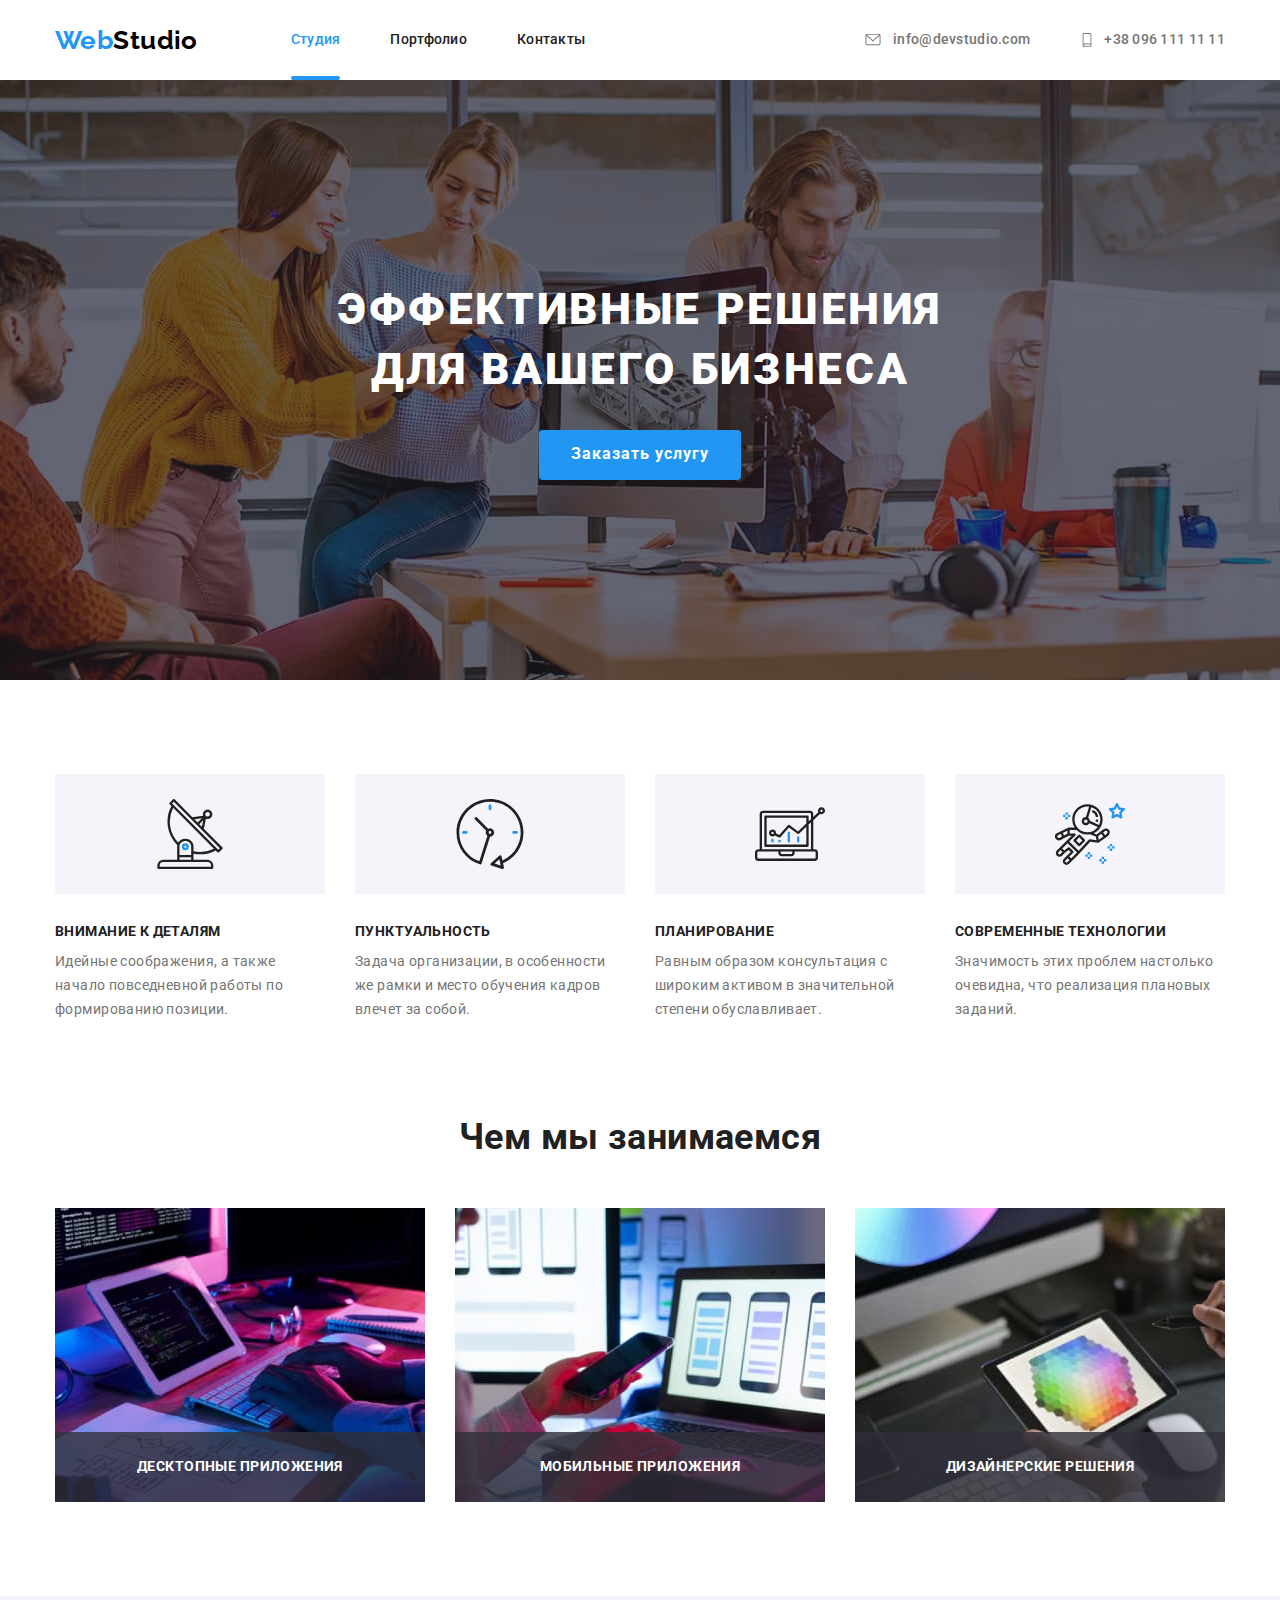
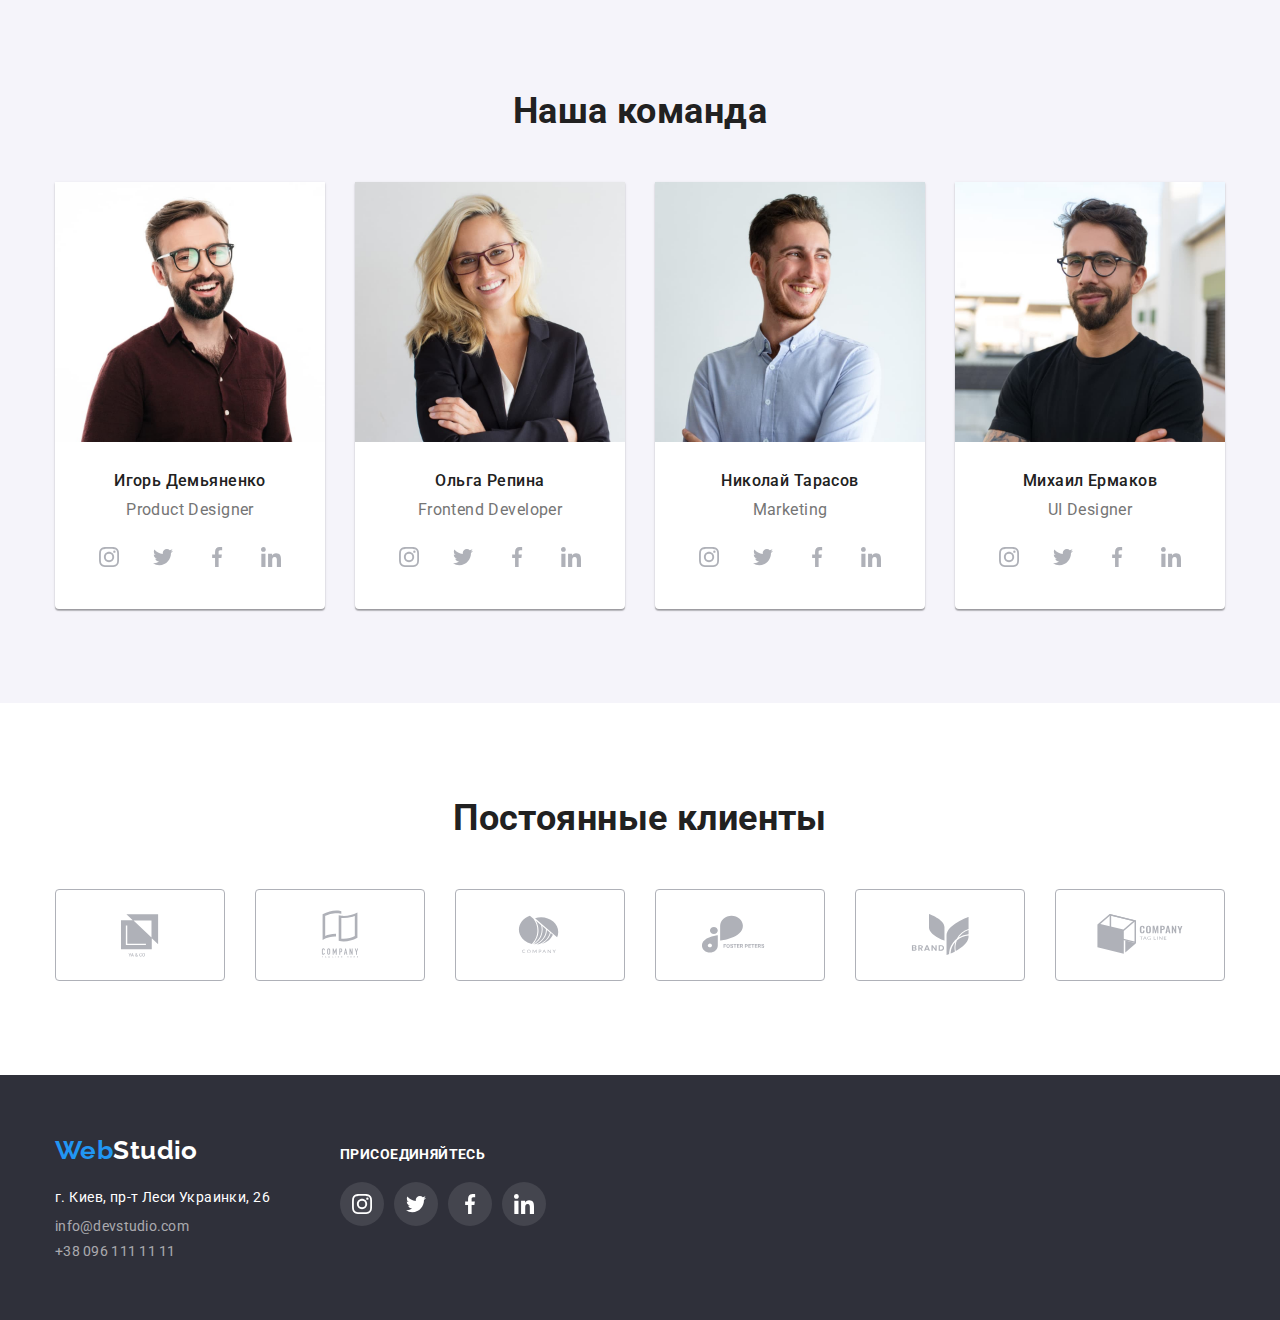
<file: index.html>
<!DOCTYPE html>
<html lang="ru">
  <head>
    <meta charset="UTF-8" />
    <meta http-equiv="X-UA-Compatible" content="IE=edge" />
    <meta name="viewport" content="width=device-width, initial-scale=1.0" />
    <link rel="preconnect" href="https://fonts.googleapis.com" />
    <link rel="preconnect" href="https://fonts.gstatic.com" crossorigin />
    <link href="https://fonts.googleapis.com/css2?family=Raleway:wght@700&family=Roboto:wght@400;500;700;900&display=swap" rel="stylesheet" />
    <link rel="stylesheet" href="https://cdnjs.cloudflare.com/ajax/libs/modern-normalize/1.1.0/modern-normalize.min.css" />
    <link rel="stylesheet" href="./css/styles.css" />
    <title>Web Studio</title>
  </head>

  <body>
    <!--Header-->
    <header>
      <div class="header container">
        <nav class="header">
          <a href="./index.html" class="logo link"><span class="web">Web</span><span class="studio">Studio</span></a>
          <ul class="site-nav list">
            <li class="site-nav-li">
              <a href="./index.html" class="li link-active">Студия</a>
            </li>
            <li class="site-nav-li">
              <a href="./portfolio.html" class="li link">Портфолио</a>
            </li>
            <li class="site-nav-li">
              <a href="" class="li link">Контакты</a>
            </li>
          </ul>
        </nav>
        <ul class="auth-nav list">
          <li class="auth-nav-li">
            <a href="mailto:info@devstudio.com" class="link"><svg class="auth-nav-icon-mail" width="20" height="15">
                <use href="./images/icons.svg#icon-envelope"></use></svg>info@devstudio.com</a>
          </li>
          <li class="auth-nav-li">
            <a href="tel:+380961111111" class="link"><svg class="auth-nav-icon-phone" width="14" height="22">
              <use href="./images/icons.svg#icon-smartphone"></use></svg>+38 096 111 11 11</a>
          </li>
        </ul>
      </div>
    </header>

    <main>
      <!--Main section-->
      <section class="main-index section">
        <div class="container">
          <h1 class="main-index-title">
            Эффективные решения<br />для вашего бизнеса
          </h1>
          <button class="button-index" type="button" data-modal-open>Заказать услугу</button>
        </div>

        <!--Modal window-->
        <div class="backdrop is-hidden" data-modal>
          <div class="modal">
            <button class="button-modal"  type="button" data-modal-close>
              <svg class="button-modal-icon">
                <use href="./images/icons.svg#icon-close-black"></use>
              </svg>
            </button>

          </div>
        </div>
      </section>

      <!--Features-->
      <section class="features section">
        <div class="container">
          <h2 class="visually-hidden">Преимущества</h2>
          <ul class="features-list list">
            <li class="features-li">
              <div class="features-list-icon">
                <svg>
                  <use href="./images/icons.svg#icon-antenna"></use>
                </svg>
              </div>
              <h3 class="features-title">Внимание к деталям</h3>
              <p class="features-description">Идейные соображения, а также начало повседневной работы по формированию позиции.
              </p>
            </li>
            <li class="features-li">
              <div class="features-list-icon">
                <svg>
                  <use href="./images/icons.svg#icon-clock"></use>
                </svg>
              </div>
              <h3 class="features-title">Пунктуальность</h3>
              <p class="features-description">Задача организации, в особенности же рамки и место обучения кадров влечет за собой.
              </p>
            </li>
            <li class="features-li"> 
              <div class="features-list-icon">
                <svg>
                  <use href="./images/icons.svg#icon-diagram"></use>
                </svg>
              </div>
              <h3 class="features-title">Планирование</h3>
              <p class="features-description">Равным образом консультация с широким активом в значительной степени обуславливает.
              </p>
            </li>
            <li class="features-li">
              <div class="features-list-icon">
                <svg>
                  <use href="./images/icons.svg#icon-astronaut"></use>
                </svg>
              </div>
              <h3 class="features-title">Современные технологии</h3>
              <p class="features-description">Значимость этих проблем настолько очевидна, что реализация плановых заданий.
              </p>
            </li>
          </ul>
        </div>
      </section>

      <!--Work-->
      <section class="work section-work">
        <div class="container">
          <h2 class="work-title">Чем мы занимаемся</h2>
          <ul class="work-list list">
            <li class="work-list-li">
              <img src="./images/programming.jpg" alt="Програмирование" width="370" height="294" />
              <div class="work-list-description">
                <p>Десктопные приложения</p> 
              </div>
            </li>
            <li class="work-list-li">
              <img src="./images/devices.jpg" alt="Выбор девайса для будущего проэкта" width="370" height="294" />
              <div class="work-list-description">
                <p>Мобильные приложения</p> 
              </div>
            </li>
            <li class="work-list-li">
              <img src="./images/design.jpg" alt="Современный дизайн будущего проэкта" width="370" height="294" />
              <div class="work-list-description">
                <p>Дизайнерские решения</p> 
              </div>
            </li>
          </ul>
        </div>
      </section>

      <!--Team-->
      <section class="team section">
        <div class="container">
          <h2 class="team-title">Наша команда</h2>
          <ul class="team-list list">
            <li class="team-list-li">
              <img src="./images/ihor-demianenko.jpg" alt="Игорь Демьяненко" width="270" />
              <div class="team-name-position">
                <h3 class="team-list-name">Игорь Демьяненко</h3>
                <p class="team-list-position">Product Designer</p>

                <ul class="team-social-list list">
                  <li class="team-social-li"><a class="team-social-li-a link" href="https://www.instagram.com" target="_blank" rel="noopener noreferrer">
                    <svg class="team-list-icon">
                      <use href="./images/icons.svg#icon-instagram"></use>
                    </svg>
                  </a></li>
                  <li class="team-social-li"><a class="team-social-li-a link" href="https://twitter.com" target="_blank" rel="noopener noreferrer">                    
                    <svg class="team-list-icon">
                    <use href="./images/icons.svg#icon-twitter"></use>
                  </svg></a></li>
                  <li class="team-social-li"><a class="team-social-li-a link" href="https://www.facebook.com" target="_blank" rel="noopener noreferrer">
                    <svg class="team-list-icon">
                      <use href="./images/icons.svg#icon-facebook"></use>
                    </svg>
                  </a></li>
                  <li class="team-social-li"><a class="team-social-li-a link" href="https://www.linkedin.com" target="_blank" rel="noopener noreferrer">
                    <svg class="team-list-icon">
                      <use href="./images/icons.svg#icon-linkedin"></use>
                    </svg>
                  </a></li>
                </ul>
              </div>
            </li>
            <li class="team-list-li">
              <img src="./images/olga-repina.jpg" alt="Ольга Репина" width="270" />
              <div class="team-name-position">
                <h3 class="team-list-name">Ольга Репина</h3>
                <p class="team-list-position">Frontend Developer</p>

                <ul class="team-social-list list">
                  <li class="team-social-li"><a class="team-social-li-a link" href="https://www.instagram.com" target="_blank" rel="noopener noreferrer">
                    <svg class="team-list-icon">
                      <use href="./images/icons.svg#icon-instagram"></use>
                    </svg>
                  </a></li>
                  <li class="team-social-li"><a class="team-social-li-a link" href="https://twitter.com" target="_blank" rel="noopener noreferrer">                    
                    <svg class="team-list-icon">
                    <use href="./images/icons.svg#icon-twitter"></use>
                  </svg></a></li>
                  <li class="team-social-li"><a class="team-social-li-a link" href="https://www.facebook.com" target="_blank" rel="noopener noreferrer">
                    <svg class="team-list-icon">
                      <use href="./images/icons.svg#icon-facebook"></use>
                    </svg>
                  </a></li>
                  <li class="team-social-li"><a class="team-social-li-a link" href="https://www.linkedin.com" target="_blank" rel="noopener noreferrer">
                    <svg class="team-list-icon">
                      <use href="./images/icons.svg#icon-linkedin"></use>
                    </svg>
                  </a></li>
                </ul>
              </div>

            </li>
            <li class="team-list-li">
              <img src="./images/nikolay-tarasov.jpg" alt="Николай Тарасов" width="270" />
              <div class="team-name-position">
                <h3 class="team-list-name">Николай Тарасов</h3>
                <p class="team-list-position">Marketing</p>

                <ul class="team-social-list list">
                  <li class="team-social-li"><a class="team-social-li-a link" href="https://www.instagram.com" target="_blank" rel="noopener noreferrer">
                    <svg class="team-list-icon">
                      <use href="./images/icons.svg#icon-instagram"></use>
                    </svg>
                  </a></li>
                  <li class="team-social-li"><a class="team-social-li-a link" href="https://twitter.com" target="_blank" rel="noopener noreferrer">                    
                    <svg class="team-list-icon">
                    <use href="./images/icons.svg#icon-twitter"></use>
                  </svg></a></li>
                  <li class="team-social-li"><a class="team-social-li-a link" href="https://www.facebook.com" target="_blank" rel="noopener noreferrer">
                    <svg class="team-list-icon">
                      <use href="./images/icons.svg#icon-facebook"></use>
                    </svg>
                  </a></li>
                  <li class="team-social-li"><a class="team-social-li-a link" href="https://www.linkedin.com" target="_blank" rel="noopener noreferrer">
                    <svg class="team-list-icon">
                      <use href="./images/icons.svg#icon-linkedin"></use>
                    </svg>
                  </a></li>
                </ul>
              </div>

            </li>
            <li class="team-list-li">
              <img src="./images/myhail-ermakov.jpg" alt="Михаил Ермаков" width="270" />
              <div class="team-name-position">
                <h3 class="team-list-name">Михаил Ермаков</h3>
                <p class="team-list-position">UI Designer</p>

                <ul class="team-social-list list">
                  <li class="team-social-li"><a class="team-social-li-a link" href="https://www.instagram.com" target="_blank" rel="noopener noreferrer">
                    <svg class="team-list-icon">
                      <use href="./images/icons.svg#icon-instagram"></use>
                    </svg>
                  </a></li>
                  <li class="team-social-li"><a class="team-social-li-a link" href="https://twitter.com" target="_blank" rel="noopener noreferrer">                    
                    <svg class="team-list-icon">
                    <use href="./images/icons.svg#icon-twitter"></use>
                  </svg></a></li>
                  <li class="team-social-li"><a class="team-social-li-a link" href="https://www.facebook.com" target="_blank" rel="noopener noreferrer">
                    <svg class="team-list-icon">
                      <use href="./images/icons.svg#icon-facebook"></use>
                    </svg>
                  </a></li>
                  <li class="team-social-li"><a class="team-social-li-a link" href="https://www.linkedin.com" target="_blank" rel="noopener noreferrer">
                    <svg class="team-list-icon">
                      <use href="./images/icons.svg#icon-linkedin"></use>
                    </svg>
                  </a></li>
                </ul>
              </div>
      
            </li>
          </ul>
        </div>
      </section>

       <!--Our clients-->
       <section class="client section">
        <div class="container">
          <h2 class="client-title">Постоянные клиенты</h2>
          <ul class="clients">
            <li class="client-li list">
                <a class="clients-li" href=""><svg class="icon-li">
                  <use href="./images/icons.svg#icon-client1"></use></svg></a>
            </li>
            <li class="client-li list">
                <a class="clients-li" href=""><svg class="icon-li">
                  <use href="./images/icons.svg#icon-client2"></use></svg></a>
            </li>
            <li class="client-li list">
                <a class="clients-li" href=""><svg class="icon-li">
                  <use href="./images/icons.svg#icon-client3"></use></svg></a>
            </li>
            <li class="client-li list">
                <a class="clients-li" href=""><svg class="icon-li">
                  <use href="./images/icons.svg#icon-client4"></use></svg></a>
            </li>
            <li class="client-li list">
                <a class="clients-li" href=""><svg class="icon-li">
                  <use href="./images/icons.svg#icon-client5"></use></svg></a>
            </li>
            <li class="client-li list">
                <a class="clients-li" href=""><svg class="icon-li">
                  <use href="./images/icons.svg#icon-client6"></use></svg></a>
            </li>
          </ul>
        </div>
      </section>
    </main>
    <!--Footer-->
    <footer class="footer">
      <div class="container">
        <div class="footer-box">
        <a href="./index.html" class="logo link"><span class="web">Web</span><span class="studio-footer">Studio</span></a>
        <address>
          <ul class="address list">
            <li>
              <a class="address-link link" href="https://goo.gl/maps/8xAyCc6BftRqbFo67" target="_blank" rel="noopener noreferrer">г. Киев, пр-т Леси Украинки, 26</a>
            </li>
            <li class="footer-nav">
              <a href="mailto:info@devstudio.com" class="link">info@devstudio.com</a>
            </li>
            <li class="footer-nav">
              <a href="tel:+380961111111" class="link">+38 096 111 11 11</a>
            </li>
          </ul>
        </address>
      </div>

        <div class="Footer-social-main">
          <p class="footer-style">присоединяйтесь</p>
          <ul class="footer-social-list list">
            <li class="footer-social-li"><a class="link" href="https://www.instagram.com" target="_blank" rel="noopener noreferrer">
              <svg class="footer-list-icon">
                <use href="./images/icons.svg#icon-instagram"></use>
              </svg>
            </a></li>
            <li class="footer-social-li"><a class="link" href="https://twitter.com" target="_blank" rel="noopener noreferrer">                    
              <svg class="footer-list-icon">
              <use href="./images/icons.svg#icon-twitter"></use>
            </svg></a></li>
            <li class="footer-social-li"><a class="link" href="https://www.facebook.com" target="_blank" rel="noopener noreferrer">
              <svg class="footer-list-icon">
                <use href="./images/icons.svg#icon-facebook"></use>
              </svg>
            </a></li>
            <li class="footer-social-li"><a class="link" href="https://www.linkedin.com" target="_blank" rel="noopener noreferrer">
              <svg class="footer-list-icon">
                <use href="./images/icons.svg#icon-linkedin"></use>
              </svg>
            </a></li>
          </ul>
        </div>
      </div>
    </footer>
    <script src="./js/modal.js"></script>
  </body>
</html>
</file>
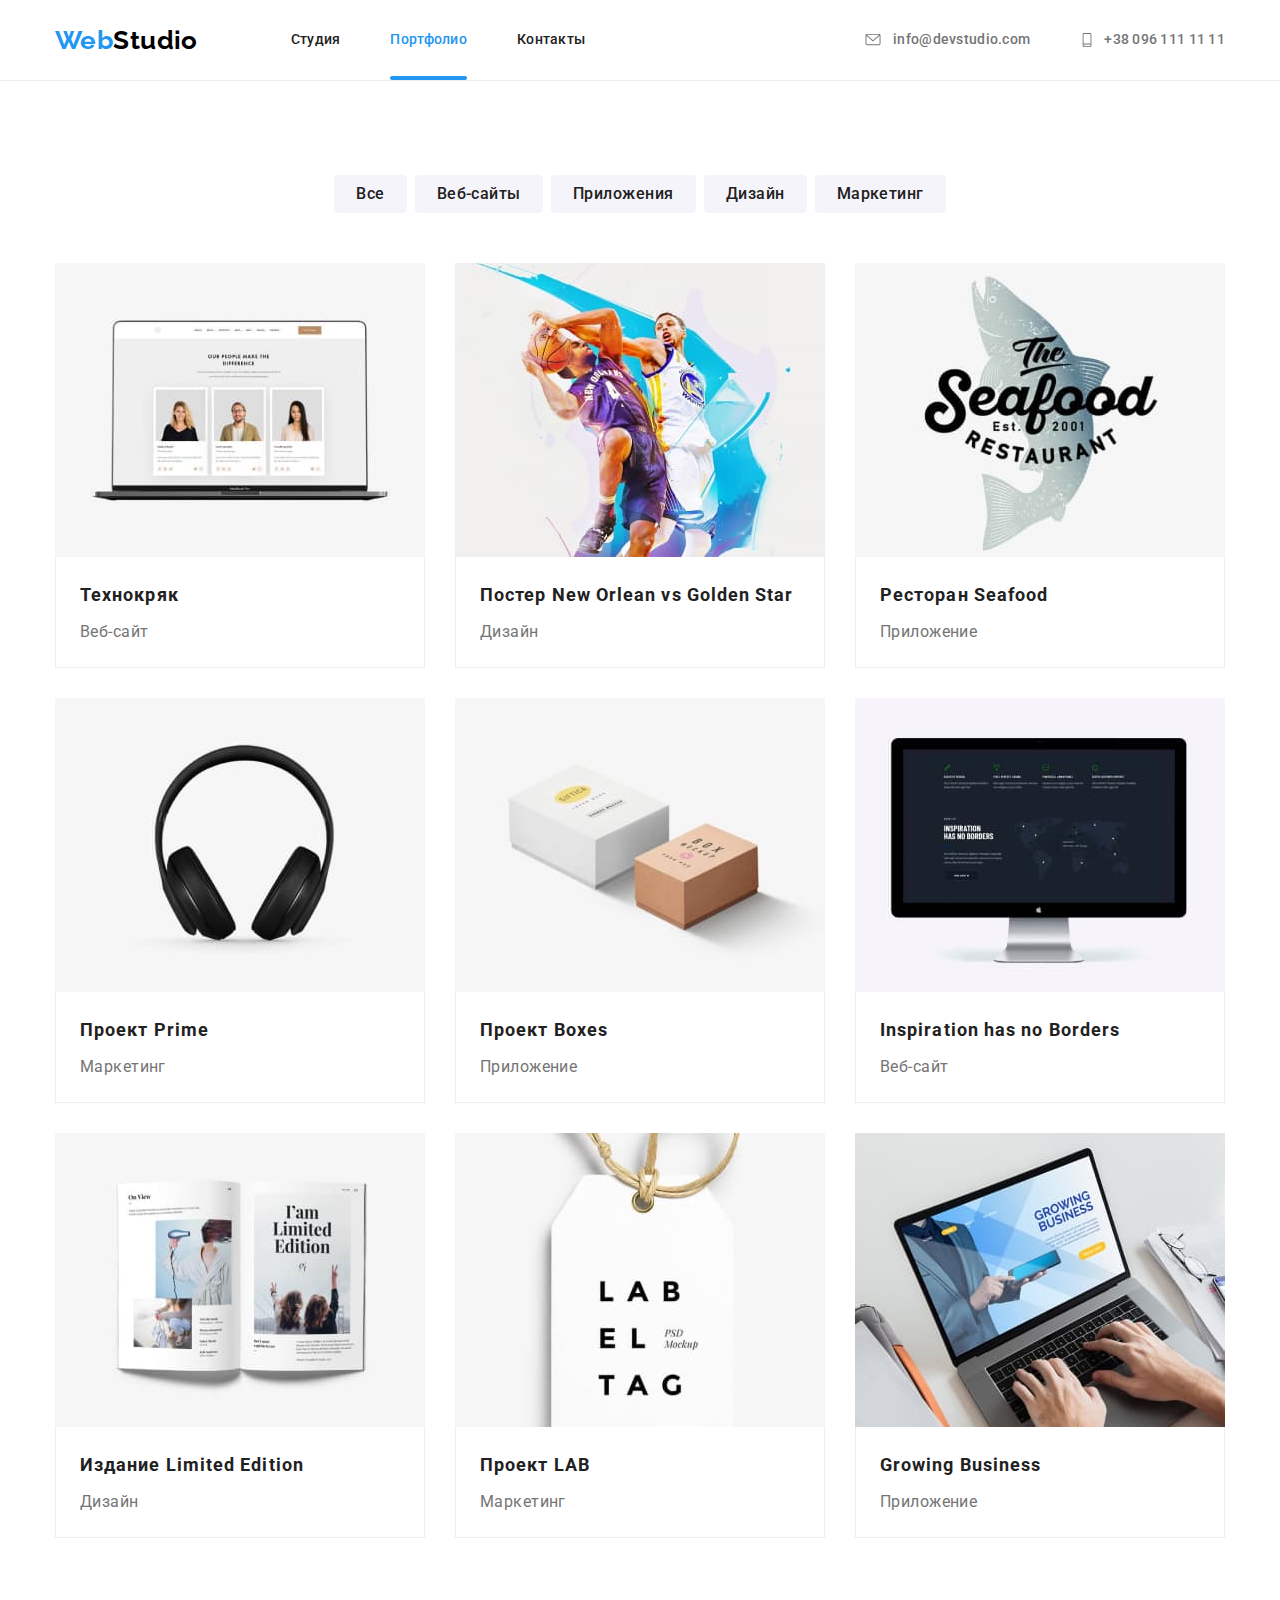
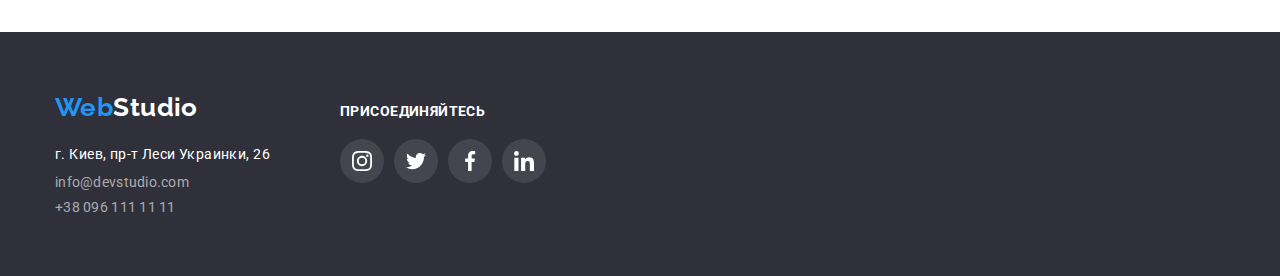
<file: portfolio.html>
<!DOCTYPE html>
<html lang="en">
<head>
    <meta charset="UTF-8">
    <meta http-equiv="X-UA-Compatible" content="IE=edge">
    <meta name="viewport" content="width=device-width, initial-scale=1.0">
    <link rel="preconnect" href="https://fonts.googleapis.com">
    <link rel="preconnect" href="https://fonts.gstatic.com" crossorigin>
    <link href="https://fonts.googleapis.com/css2?family=Raleway:wght@700&family=Roboto:wght@400;500;700;900&display=swap" rel="stylesheet">
    <link rel="stylesheet" href="https://cdnjs.cloudflare.com/ajax/libs/modern-normalize/1.1.0/modern-normalize.min.css">
    <link rel="stylesheet" href="./css/styles.css">
    <title>Портфолио</title>
</head>
<body>
<!--Header-->
<header class="portfolio-border">
  <div class="header container">
    <nav class="header">
      <a href="./index.html" class="logo link"><span class="web">Web</span><span class="studio">Studio</span></a>
      <ul class="site-nav list">
        <li class="site-nav-li">
          <a href="./index.html" class="li link">Студия</a>
        </li>
        <li class="site-nav-li">
          <a href="./portfolio.html" class="li link-active">Портфолио</a>
        </li>
        <li class="site-nav-li">
          <a href="" class="li link">Контакты</a>
        </li>
      </ul>
    </nav>
    <ul class="auth-nav list">
      <li class="auth-nav-li">
        <a href="mailto:info@devstudio.com" class="link"><svg class="auth-nav-icon-mail" width="20" height="15">
            <use href="./images/icons.svg#icon-envelope"></use></svg>info@devstudio.com</a>
      </li>
      <li class="auth-nav-li">
        <a href="tel:+380961111111" class="link"><svg class="auth-nav-icon-phone" width="14" height="22">
          <use href="./images/icons.svg#icon-smartphone"></use></svg>+38 096 111 11 11</a>
      </li>
    </ul>
  </div>
</header>

<!-- Main section-->
    <main>  
        <section class="section">
            <div class="container">
            <h1 class="visually-hidden">Портфолио</h1>
            <ul class="buttons list">
                <li class="button-li"><button class="button-portfolio" type="button">Все</button></li>
                <li class="button-li"><button class="button-portfolio" type="button">Веб-сайты</button></li>
                <li class="button-li"><button class="button-portfolio" type="button">Приложения</button></li>
                <li class="button-li"><button class="button-portfolio" type="button">Дизайн</button></li>
                <li class="button-li"><button class="button-portfolio" type="button">Маркетинг</button></li>
            </ul>
            <ul class="portfolio-list">
                <li class="portfolio-list-li">
                    <a href="" class="portfolio-box link">
                        <div class="portfolio-action">
                          <img src="./images/portfolio/techno-crack.jpg" alt="Techno-crack" width="370" height="294">
                          <div class="portfolio-overlay">
                            <p>Ресурс предлагает комплексные предложения с разным уровнем функционала и сервисов. Все это позволит посетителю получить исчерпывающие сведения о компании или частном лице.</p>
                          </div>
                        </div>        
                        <div class="portfolio-div">
                        <h2 class="portfolio-list-name">Технокряк</h2>
                        <p class="portfolio-list-type">Веб-сайт</p></div>
                    </a>
                </li>
                <li class="portfolio-list-li">
                    <a href="" class="portfolio-box link">
                      <div class="portfolio-action">
                        <img src="./images/portfolio/poster.jpg" alt="Poster" width="370" height="294">
                        <div class="portfolio-overlay">
                          <p>Ресурс предлагает комплексные предложения с разным уровнем функционала и сервисов. Все это позволит посетителю получить исчерпывающие сведения о компании или частном лице.</p>
                        </div>
                      </div>
                        <div class="portfolio-div">
                        <h2 class="portfolio-list-name">Постер New Orlean vs Golden Star</h2>
                        <p class="portfolio-list-type">Дизайн</p></div>
                    </a>
                </li>
                <li class="portfolio-list-li">
                    <a href="" class="portfolio-box link">
                      <div class="portfolio-action">
                        <img src="./images/portfolio/seafood.jpg" alt="Seafood" width="370" height="294">
                        <div class="portfolio-overlay">
                          <p>Ресурс предлагает комплексные предложения с разным уровнем функционала и сервисов. Все это позволит посетителю получить исчерпывающие сведения о компании или частном лице.</p>
                        </div>
                      </div>
                        <div class="portfolio-div">
                        <h2 class="portfolio-list-name">Ресторан Seafood</h2>
                        <p class="portfolio-list-type">Приложение</p></div>
                    </a>
                </li>
                <li class="portfolio-list-li">
                    <a href="" class="portfolio-box link">
                      <div class="portfolio-action">
                        <img src="./images/portfolio/prime.jpg" alt="Prime" width="370" height="294">
                        <div class="portfolio-overlay">
                          <p>Ресурс предлагает комплексные предложения с разным уровнем функционала и сервисов. Все это позволит посетителю получить исчерпывающие сведения о компании или частном лице.</p>
                        </div>
                      </div>
                        <div class="portfolio-div">
                        <h2 class="portfolio-list-name">Проект Prime</h2>
                        <p class="portfolio-list-type">Маркетинг</p></div>
                    </a>
                </li>
                <li class="portfolio-list-li">
                    <a href="" class="portfolio-box link">
                      <div class="portfolio-action">
                        <img src="./images/portfolio/boxes.jpg" alt="Boxes" width="370" height="294">
                        <div class="portfolio-overlay">
                          <p>Ресурс предлагает комплексные предложения с разным уровнем функционала и сервисов. Все это позволит посетителю получить исчерпывающие сведения о компании или частном лице.</p>
                        </div>
                      </div>
                        <div class="portfolio-div">
                        <h2 class="portfolio-list-name">Проект Boxes</h2>
                        <p class="portfolio-list-type">Приложение</p></div>
                    </a>
                </li>
                <li class="portfolio-list-li">
                    <a href="" class="portfolio-box link">
                      <div class="portfolio-action">
                        <img src="./images/portfolio/inspiration.jpg" alt="Inspiration" width="370" height="294">
                        <div class="portfolio-overlay">
                          <p>Ресурс предлагает комплексные предложения с разным уровнем функционала и сервисов. Все это позволит посетителю получить исчерпывающие сведения о компании или частном лице.</p>
                        </div>
                      </div>
                        <div class="portfolio-div">
                        <h2 class="portfolio-list-name">Inspiration has no Borders</h2>
                        <p class="portfolio-list-type">Веб-сайт</p></div>
                    </a>
                </li>
                <li class="portfolio-list-li">
                    <a href="" class="portfolio-box link">
                      <div class="portfolio-action">
                        <img src="./images/portfolio/limited-edition.jpg" alt="Limited" width="370" height="294">
                        <div class="portfolio-overlay">
                          <p>Ресурс предлагает комплексные предложения с разным уровнем функционала и сервисов. Все это позволит посетителю получить исчерпывающие сведения о компании или частном лице.</p>
                        </div>
                      </div>
                        <div class="portfolio-div">
                        <h2 class="portfolio-list-name">Издание Limited Edition</h2>
                        <p class="portfolio-list-type">Дизайн</p></div>
                    </a>
                </li>
                <li class="portfolio-list-li">
                    <a href="" class="portfolio-box link">
                      <div class="portfolio-action">
                        <img  src="./images/portfolio/lab.jpg" alt="Project Lab" width="370" height="294">
                        <div class="portfolio-overlay">
                          <p>Ресурс предлагает комплексные предложения с разным уровнем функционала и сервисов. Все это позволит посетителю получить исчерпывающие сведения о компании или частном лице.</p>
                        </div>
                      </div>
                        <div class="portfolio-div">
                        <h2 class="portfolio-list-name">Проект LAB</h2>
                        <p class="portfolio-list-type">Маркетинг</p></div>
                    </a>
                </li>
                <li class="portfolio-list-li">
                    <a href="" class="portfolio-box link">
                      <div class="portfolio-action">
                        <img src="./images/portfolio/growing-business.jpg" alt="Growing Business" width="370" height="294">
                        <div class="portfolio-overlay">
                          <p>Ресурс предлагает комплексные предложения с разным уровнем функционала и сервисов. Все это позволит посетителю получить исчерпывающие сведения о компании или частном лице.</p>
                        </div>
                      </div>
                        <div class="portfolio-div">
                        <h2 class="portfolio-list-name">Growing Business</h2>
                        <p class="portfolio-list-type">Приложение</p></div>
                    </a>
                </li>
            </ul>
            </div>
        </section>
    </main>

<!--Footer-->
<footer class="footer">
  <div class="container">
    <div class="footer-box">
    <a href="./index.html" class="logo link"><span class="web">Web</span><span class="studio-footer">Studio</span></a>
    <address>
      <ul class="address list">
        <li>
          <a class="address-link link" href="https://goo.gl/maps/8xAyCc6BftRqbFo67" target="_blank" rel="noopener noreferrer">г. Киев, пр-т Леси Украинки, 26</a>
        </li>
        <li class="footer-nav">
          <a href="mailto:info@devstudio.com" class="link">info@devstudio.com</a>
        </li>
        <li class="footer-nav">
          <a href="tel:+380961111111" class="link">+38 096 111 11 11</a>
        </li>
      </ul>
    </address>
  </div>

    <div class="Footer-social-main">
      <p class="footer-style">присоединяйтесь</p>
      <ul class="footer-social-list list">
        <li class="footer-social-li"><a class="link" href="https://www.instagram.com" target="_blank" rel="noopener noreferrer">
          <svg class="footer-list-icon">
            <use href="./images/icons.svg#icon-instagram"></use>
          </svg>
        </a></li>
        <li class="footer-social-li"><a class="link" href="https://twitter.com" target="_blank" rel="noopener noreferrer">                    
          <svg class="footer-list-icon">
          <use href="./images/icons.svg#icon-twitter"></use>
        </svg></a></li>
        <li class="footer-social-li"><a class="link" href="https://www.facebook.com" target="_blank" rel="noopener noreferrer">
          <svg class="footer-list-icon">
            <use href="./images/icons.svg#icon-facebook"></use>
          </svg>
        </a></li>
        <li class="footer-social-li"><a class="link" href="https://www.linkedin.com" target="_blank" rel="noopener noreferrer">
          <svg class="footer-list-icon">
            <use href="./images/icons.svg#icon-linkedin"></use>
          </svg>
        </a></li>
      </ul>
    </div>
  </div>
</footer>
</body>
</html>
</file>
<file: css/styles.css>
:root {
  --main-text-color: #212121;
  --secondary-text-color: #757575;
  --white-color: #ffffff;
  --main-section-color: #2f303a;
  --second-section-color: #e5e5e5;
  --team-background-color: #f5f4fa;
  --accent-color: #2196f3;
  --logo-color-second: #000000;
  --footer-color: rgba(255, 255, 255, 0.6);
  --main-buttom: #f5f4fa;
  --bottom-index-active: #188ce8;
  --border-color: #ececec;
  --portfolio-border-color: #eeeeee;
  --client-color: #afb1b8;
  --cubic-action: cubic-bezier(0.4, 0, 0.2, 1);
}

body {
  background-color: var(--white-color);
  font-family: Roboto, sans-serif;
  color: var(--main-text-color);
  letter-spacing: 0.03em;
  font-size: 14px;
}

h1, 
h2, 
h3, 
p,
section {
  margin-top: 0;
  margin-bottom: 0;
}

img {
  display: block;
  max-width: 100%;
  height: auto;
}

.container {
  width: 1200px;
  margin-left: auto;
  margin-right: auto;
  padding-left: 15px;
  padding-right: 15px;
}

.section {
  padding-top: 94px;
  padding-bottom: 94px;
}
.section-work {
  padding-top: 0;
  padding-bottom: 94px;
}

.link {
  text-decoration: none;
}

.list {
  list-style: none;
  padding: 0;
  margin: 0;
}

.visually-hidden {
  position: absolute;
  width: 1px;
  height: 1px;
  margin: -1px;
  border: 0;
  padding: 0;

  white-space: nowrap;
  clip-path: inset(100%);
  clip: rect(0 0 0 0);
  overflow: hidden;
}

.portfolio-border {
  border-bottom: 1px solid var(--border-color);
}

.header {
  display: flex;
  flex-direction: row;
  align-items: center;

  background-color: var(--white-color);
}

/*Logo*/
.logo {
  font-family: Raleway, sans-serif;
  font-weight: 700;
  font-size: 26px;
  line-height: 1.19;

  margin-right: 93px;
}
.web {
  color: var(--accent-color);
}
.studio {
  color: var(--logo-color-second);
}
.studio-footer {
  color: var(--white-color);
}

/*Navigation*/

.site-nav {
  display: flex;

  font-weight: 500;
  line-height: 1.14;
  letter-spacing: 0.02em;
}
.li {
  display: block;
  padding-top: 32px;
  padding-bottom: 32px;
}
.site-nav-li:not(:last-child) {
  margin-right: 50px;
}
.site-nav .link-active {
  position: relative;

  color: var(--accent-color);
  text-decoration: none;
}

.link-active::after {
  content: '';

  position: absolute;
  bottom: 0;

  display: block;
  width: 100%;
  height: 4px;
  background-color: var(--accent-color);
  border-radius: 2px;
}

.site-nav .link {
  color: var(--main-text-color);
  transition: color 250ms var(--cubic-action);
}

.site-nav .link:hover,
.site-nav .link:focus,
.site-nav .link:active,
.auth-nav .link:hover,
.auth-nav .link:focus,
.auth-nav .link:active {
  color: var(--accent-color);
}

/*Auth-nav*/
.auth-nav {
  display: flex;
  margin-left: auto;
  font-weight: 500;
  line-height: 1.14;
  letter-spacing: 0.02em;
}
.auth-nav-li {
  margin-bottom: auto;
  margin-top: auto;
}
.auth-nav-li:not(:last-child) {
  margin-right: 50px;
}

.auth-nav .link {
  display: flex;
  align-items: center;
  
  color: var(--secondary-text-color);
  font-style: normal;

  transition: color 250ms cubic-bezier(0.4, 0, 0.2, 1);
}

.auth-nav-icon-mail,
.auth-nav-icon-phone {
  vertical-align: middle;
  margin-right: 10px;
  margin-top: auto;
  margin-bottom: auto;
  fill: currentColor;
}

.auth-nav-icon-mail:hover,
.auth-nav-icon-phone:hover,
.auth-nav-icon-mail:focus,
.auth-nav-icon-phone:focus {
  color: var(--accent-color);
  fill: var(--accent-color);
}


/*Main section*/
.main-index {
  margin-left: auto;
  margin-right: auto;
  padding-top: 200px;
  padding-bottom: 200px;

  font-weight: 900;
  font-size: 44px;
  line-height: 1.36;

  text-align: center;
  letter-spacing: 0.06em;
  text-transform: uppercase;

  min-height: 600px;
  max-width: 1600px;
  background-image: linear-gradient(
      to right,
      rgba(47, 48, 58, 0.4),
      rgba(47, 48, 58, 0.4)
    ),
    url(../images/hero.jpg);
  background-repeat: no-repeat;
  background-size: cover;
  background-position: center;
}
.main-index-title {
  font-weight: 900;
  font-size: 44px;
  line-height: 1.36;

  text-align: center;
  letter-spacing: 0.06em;
  text-transform: uppercase;

  color: var(--white-color);
}

/*Modal window*/
.backdrop {
  position: fixed;
  top: 0;
  left: 0;
  width: 100%;
  height: 100%;
  z-index: 2;

  background-color: rgba(0, 0, 0, 0.2);
  opacity: 1;
  transition: opacity 250ms var(--cubic-action);
}

.backdrop.is-hidden {
  opacity: 0;
  pointer-events: none;
  visibility: hidden;
}

.backdrop.is-hidden .modal {
  transform: translate(-50%, -50%) scale(0.5);
}

.modal {
  display: flex;
  justify-content: flex-end;
  position: absolute;
  top: 50%;
  left: 50%;
  transform: translate(-50%, -50%) scale(1);
  transition: transform 250ms var(--cubic-action);

  min-width: 528px;
  min-height: 581px;
  padding: 8px;

  background-color: var(--white-color);
  box-shadow: 0px 1px 3px rgba(0, 0, 0, 0.12), 0px 1px 1px rgba(0, 0, 0, 0.14), 0px 2px 1px rgba(0, 0, 0, 0.2);
  border-radius: 4px;
}

.button-modal {
  display: flex;
  justify-content: center;
  align-items: center;

  width: 30px;
  height: 30px;
  padding: 0;

  cursor: pointer;
  background: #FFFFFF;
  border: 1px solid rgba(0, 0, 0, 0.1);
  border-radius: 50%;
}

.button-modal-icon {  
  width: 18px;
  height: 18px;
  fill: var(--logo-color-second);
}

/*Features*/
.features,
.work {
  background-color: var(--white-color);
}

.features {
  padding-top: 94px;
  padding-bottom: 94px;
}

.features-list {
  display: flex;
  margin-top: 0;
  margin-bottom: 0;
}

.features-li {
  width: 270px;
}

.features-li:not(:last-child),
.work-list-li:not(:last-child),
.client-li:not(:last-child) {
  margin-right: 30px;
}

.features-list-icon {
  display: flex;
  justify-content: center;
  align-items: center;
  width: 270px;
  height: 120px;
  margin-bottom: 30px;
  background-color: var(--main-buttom);
}
.features-list-icon svg {
  width: 70px;
  height: 70px;
}
.features-title {
  margin-bottom: 10px;

  font-weight: 700;
  line-height: 1.14;
  text-transform: uppercase;
  font-size: 14px;
}
.features-description {
  font-size: 14px;
  line-height: 1.71;

  color: var(--secondary-text-color);
}

/*Work*/
.work-title,
.team-title,
.client-title {
  margin-bottom: 50px;

  font-weight: 700;
  font-size: 36px;
  line-height: 1.17;
  text-align: center;
}
.work-list {
  display: flex;
  margin-top: 0;
}

.work-list-li {
  position: relative;
}

.work-list-description {
  position: absolute;
  right: 0;
  bottom: 0;
  min-height: 70px;
  min-width: 370px;
  padding-top: 27px;
  text-align: center;
  z-index: 1;

  color: var(--white-color);
  background: rgba(47, 48, 58, 0.8);
}

.work-list-description p {
  font-weight: 700;
  line-height: 1.14;
  text-align: center;
  text-transform: uppercase;
}

/*Team*/
.team {
  background-color: var(--team-background-color);
}
.team-list {
  display: flex;
  margin-top: 0;
  margin-bottom: 0;
}
.team-list-li {
  background-color: var(--white-color);
  border-radius: 0px 0px 4px 4px;
  box-shadow: 0px 1px 3px rgba(0, 0, 0, 0.12), 0px 1px 1px rgba(0, 0, 0, 0.14),
    0px 2px 1px rgba(0, 0, 0, 0.2);
}
.team-list-li:not(:last-child) {
  margin-right: 30px;
}
.team-list-name {
  text-align: center;
  margin-bottom: 10px;

  font-weight: 500;
  font-size: 16px;

  color: var(--main-text-color);
}
.team-list-position {
  text-align: center;

  font-size: 16px;
  line-height: 1.19;

  color: var(--secondary-text-color);
}

.team-name-position {
  margin-top: 30px;
  margin-bottom: 30px;
}

.team-social-list {
  display: flex;
  justify-content: center;
  margin-top: 16px;
}

.team-social-li {
  display: flex;
  justify-content: center;
  align-items: center;
}

.team-social-li-a {
  width: 44px;
  height: 44px;
  color: var(--white-color);
  border-radius: 50%;

  transition: background-color 250ms var(--cubic-action),
  color 250ms var(--cubic-action);
}

.team-social-li:not(:last-child) {
  margin-right: 10px;
}

.team-list-icon {
  padding: 12px;
  width: 44px;
  height: 44px;
  fill: var(--client-color);
  transition: fill 250ms var(--cubic-action);
}

.team-list-icon:hover,
.team-list-icon:focus {
  fill: currentColor;
}

.team-social-li-a:hover,
.team-social-li-a:focus {
  color: var(--white-color);
  background-color: var(--accent-color);
  border-radius: 50%;
}

/*Clients*/
.clients {
  display: flex;
  margin-top: 0;
  margin-bottom: 0;
  padding-left: 0;
}

.client-li {
  padding: auto;
  vertical-align: middle;
}

.clients-li {
  display: flex;
  justify-content: center;
  align-items: center;
  
  width: 170px;
  height: 92px;

  color: var(--client-color);
  border: 1px solid var(--client-color);
  border-radius: 4px;

  transition: background-color 250ms var(--cubic-action),
  color 250ms var(--cubic-action);
}

.icon-li {
  width: 106px;
  height: 60px;
  fill: currentColor;
}

.clients-li:hover,
.clients-li:focus {
  color: var(--accent-color);
  fill: var(--accent-color);
  border: 1px solid var(--accent-color);
}

/*Footer*/
.footer {
  display: flex;
  background-color: var(--main-section-color);
  padding-top: 60px;
  padding-bottom: 60px;
}
.footer .container {
  display: flex;
  flex-direction: row;
  align-items: baseline;
}

address {
  margin-top: 20px;
  margin-bottom: 0;
  margin-right: 70px;
}

.address-link {
  margin-bottom: 0;
  font-style: normal;
  line-height: 1.71;

  color: var(--white-color);
}

.footer-nav {
  margin-top: 9px;
  line-height: 1.14;
  letter-spacing: 0.02em;
}
.footer-nav .link {
  color: var(--footer-color);
  font-style: normal;
  text-decoration: none;
}

.footer-social-main {
  display: flex;
  margin: 0 32px 30px 32px;
}

.footer-style {
font-style: normal;
font-weight: 700;
line-height: 16px;
letter-spacing: 0.03em;
text-transform: uppercase;
color: var(--white-color);
margin-bottom: 20px;
}

.footer-social-list {
  display: flex;

}
.footer-social-li {
  width: 44px;
  height: 44px;
  background-color: rgba(255, 255, 255, 0.1);;
  border-radius: 50%;

  transition: background-color 250ms var(--cubic-action),
  color 250ms var(--cubic-action);
}

.footer-social-li:not(:last-child) {
  margin-right: 10px;
}

.footer-list-icon {
  width: 20px;
  height: 20px;
  margin: 12px;
  fill: var(--client-color);
}

.footer-list-icon,
.footer-list-icon:hover,
.footer-list-icon:focus {
  fill: var(--white-color);
}

.footer-social-li:hover,
.footer-social-li:focus {
  background-color: var(--accent-color);
  border-radius: 50%;
}

/*PORTFOLIO*/

.buttons {
  display: flex;
  justify-content: center;
  margin-top: 0;
  margin-bottom: 50px;
}
.button-li:not(:last-child) {
  margin-right: 8px;
}

.button-index {
  margin-top: 30px;
  border-radius: 4px;
  padding: 10px 32px;
  min-width: 200px;
  height: 50px;

  font-size: 16px;
  font-weight: 700;
  letter-spacing: 0.06em;
  text-align: center;

  cursor: pointer;
  color: var(--white-color);
  background-color: var(--accent-color);
  border: transparent;

  transition: background-color 250ms var(--cubic-action);
}
.button-index:hover,
.button-index:focus {
  cursor: pointer;
  color: var(--white-color);
  background-color: var(--bottom-index-active);
}

.button-portfolio {
  display: inline-block;
  padding: 6px 22px;

  border-radius: 4px;
  font-weight: 500;
  font-size: 16px;
  line-height: 1.62;
  letter-spacing: 0.03em;
  text-align: center;

  cursor: pointer;
  color: var(--main-text-color);
  background-color: var(--main-buttom);
  border: transparent;

  transition: background-color 250ms var(--cubic-action), 
  color 250ms var(--cubic-action);
}

.button-portfolio:hover,
.button-portfolio:focus {
  color: var(--white-color);
  background-color: var(--accent-color);
  box-shadow: 0px 3px 1px rgba(0, 0, 0, 0.1), 0px 1px 2px rgba(0, 0, 0, 0.08),
    0px 2px 2px rgba(0, 0, 0, 0.12);
}

.portfolio-list {
  display: flex;
  flex-wrap: wrap;
  margin-top: 0;
  margin-bottom: 0;
  padding-left: 0;

  text-decoration: none;
  list-style: none;
}

.portfolio-list-li {
  margin-right: 30px;
  margin-bottom: 30px;

  box-sizing: border-box;
  background-color: var(--white-color);
}

.portfolio-box {
  display: inline-block;
  box-sizing: border-box;
  transition: box-shadow 250ms var(--cubic-action);
}

.portfolio-box:hover,
.porfolio-box:focus {
  box-shadow: 0px 1px 1px rgba(0, 0, 0, 0.12), 0px 4px 4px rgba(0, 0, 0, 0.06), 1px 4px 6px rgba(0, 0, 0, 0.16);
}

.portfolio-list-li:nth-child(3n) {
  margin-right: 0;
}
.portfolio-list-li:nth-last-child(-n + 3) {
  margin-bottom: 0;
}

.portfolio-action {
  position: relative;
  overflow: hidden;
}

.portfolio-overlay {
  display: inline-block;
  position: absolute;

  width: 370px;
  height: 295px;
  top: 0;
  left: 0;
  transform: translateY(100%);
  transition: transform 250ms var(--cubic-action);

  font-style: normal;
  font-size: 18px;
  line-height: 1.56;
  letter-spacing: 0.03em;
  padding: 63px 24px;

  background: rgba(33, 150, 243, 0.9);
  color: var(--white-color);
}

.portfolio-list-li:hover .portfolio-overlay {
  transform: translateY(0);
}

.portfolio-div {
  padding: 20px 24px;
  border-right: 1px solid var(--portfolio-border-color);
  border-bottom: 1px solid var(--portfolio-border-color);
  border-left: 1px solid var(--portfolio-border-color);
}

.portfolio-list-name {
  margin-bottom: 4px;

  font-weight: 700;
  font-size: 18px;
  line-height: 2;
  letter-spacing: 0.06em;

  color: var(--main-text-color);
}

.portfolio-list-type {
  font-size: 16px;
  line-height: 1.87;

  color: var(--secondary-text-color);
}
</file>
